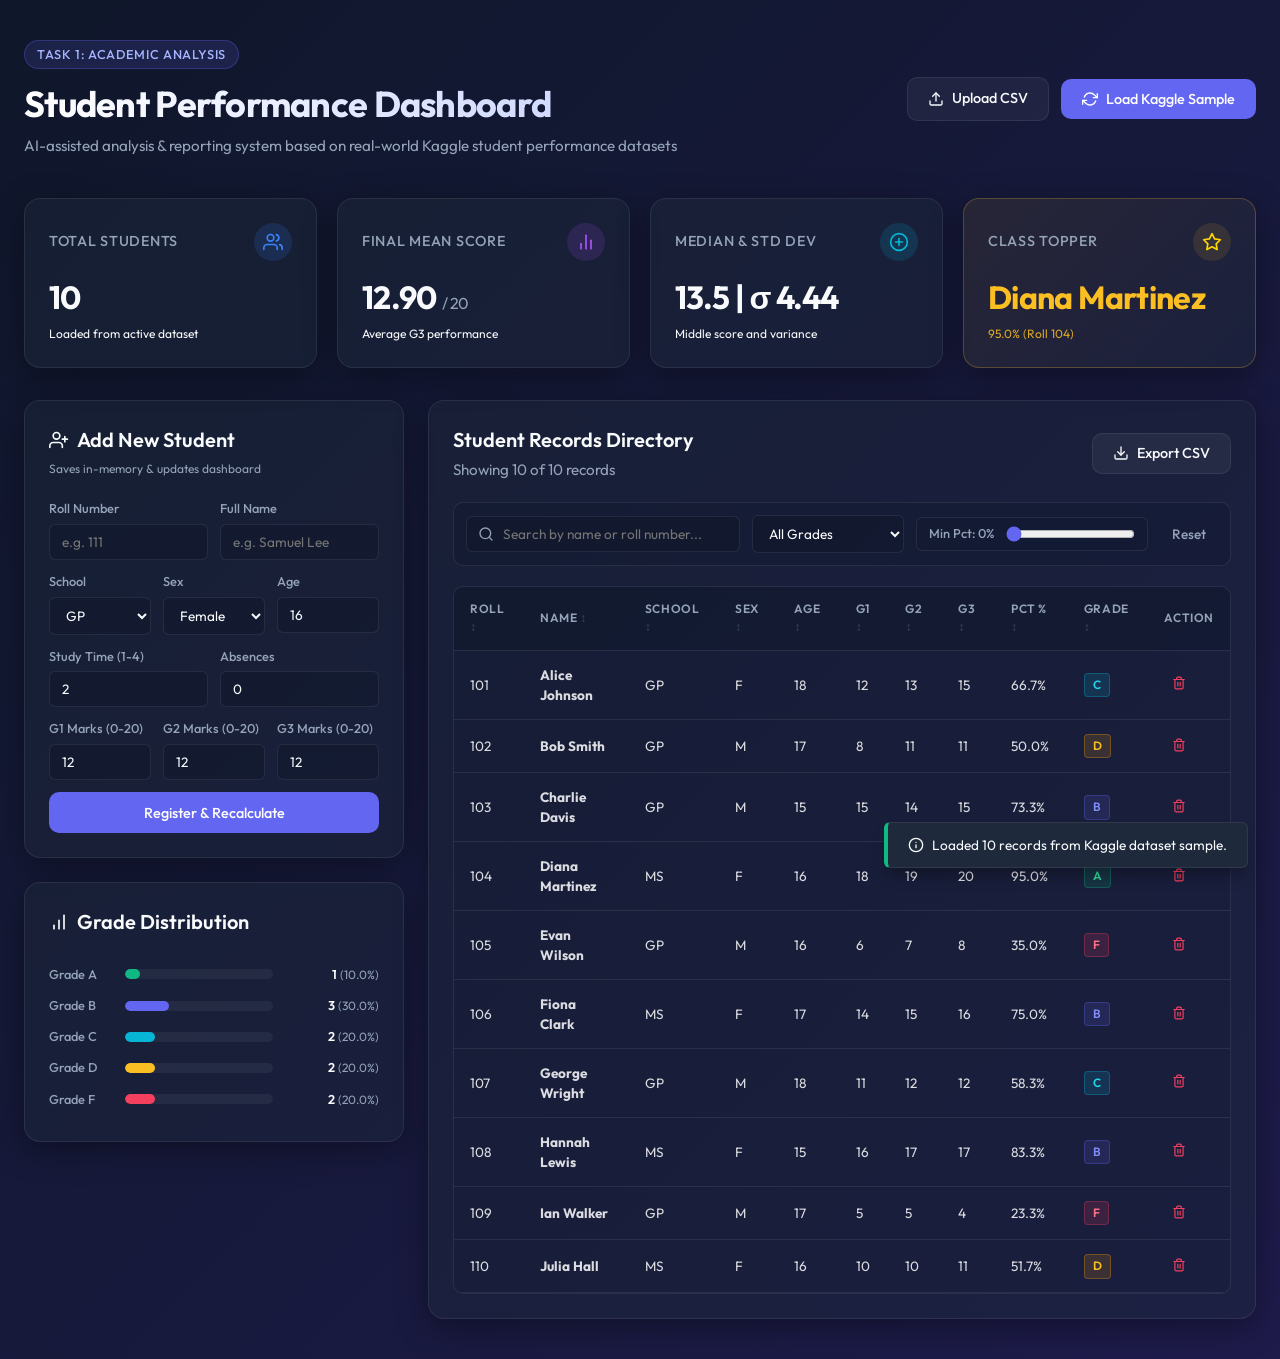
<file: Source_Code/Task1_StudentResult/index.html>
<!DOCTYPE html>
<html lang="en">
<head>
    <meta charset="UTF-8">
    <meta name="viewport" content="width=device-width, initial-scale=1.0">
    <title>Student Performance Analytics Dashboard</title>
    <!-- Modern Google Font -->
    <link rel="preconnect" href="https://fonts.googleapis.com">
    <link rel="preconnect" href="https://fonts.gstatic.com" crossorigin>
    <link href="https://fonts.googleapis.com/css2?family=Outfit:wght@300;400;500;600;700&display=swap" rel="stylesheet">
    <link rel="stylesheet" href="style.css">
</head>
<body>
    <div class="app-container">
        <!-- Main Dashboard Header -->
        <header class="dashboard-header animate-fade-in">
            <div class="header-content">
                <span class="badge">Task 1: Academic Analysis</span>
                <h1>Student Performance Dashboard</h1>
                <p class="subtitle">AI-assisted analysis & reporting system based on real-world Kaggle student performance datasets</p>
            </div>
            <div class="header-actions">
                <div class="file-upload-wrapper">
                    <label for="csvFileInput" class="btn btn-secondary">
                        <svg xmlns="http://www.w3.org/2000/svg" width="16" height="16" viewBox="0 0 24 24" fill="none" stroke="currentColor" stroke-width="2" stroke-linecap="round" stroke-linejoin="round"><path d="M21 15v4a2 2 0 0 1-2 2H5a2 2 0 0 1-2-2v-4"/><polyline points="17 8 12 3 7 8"/><line x1="12" y1="3" x2="12" y2="15"/></svg>
                        Upload CSV
                    </label>
                    <input type="file" id="csvFileInput" accept=".csv" style="display: none;">
                </div>
                <button id="btnLoadSample" class="btn btn-primary">
                    <svg xmlns="http://www.w3.org/2000/svg" width="16" height="16" viewBox="0 0 24 24" fill="none" stroke="currentColor" stroke-width="2" stroke-linecap="round" stroke-linejoin="round"><polyline points="23 4 23 10 17 10"/><polyline points="1 20 1 14 7 14"/><path d="M3.51 9a9 9 0 0 1 14.85-3.36L23 10M1 14l4.64 4.36A9 9 0 0 0 20.49 15"/></svg>
                    Load Kaggle Sample
                </button>
            </div>
        </header>

        <!-- KPI Cards Grid -->
        <section class="kpi-grid animate-slide-up" style="animation-delay: 0.1s;">
            <div class="kpi-card glass">
                <div class="kpi-header">
                    <h3>Total Students</h3>
                    <div class="icon-wrapper bg-blue">
                        <svg xmlns="http://www.w3.org/2000/svg" width="20" height="20" viewBox="0 0 24 24" fill="none" stroke="currentColor" stroke-width="2" stroke-linecap="round" stroke-linejoin="round"><path d="M17 21v-2a4 4 0 0 0-4-4H5a4 4 0 0 0-4 4v2"/><circle cx="9" cy="7" r="4"/><path d="M23 21v-2a4 4 0 0 0-3-3.87"/><path d="M16 3.13a4 4 0 0 1 0 7.75"/></svg>
                    </div>
                </div>
                <div class="kpi-value" id="kpiTotalStudents">0</div>
                <div class="kpi-footer text-muted">Loaded from active dataset</div>
            </div>
            
            <div class="kpi-card glass">
                <div class="kpi-header">
                    <h3>Final Mean Score</h3>
                    <div class="icon-wrapper bg-purple">
                        <svg xmlns="http://www.w3.org/2000/svg" width="20" height="20" viewBox="0 0 24 24" fill="none" stroke="currentColor" stroke-width="2" stroke-linecap="round" stroke-linejoin="round"><line x1="18" y1="20" x2="18" y2="10"/><line x1="12" y1="20" x2="12" y2="4"/><line x1="6" y1="20" x2="6" y2="14"/></svg>
                    </div>
                </div>
                <div class="kpi-value" id="kpiMeanScore">0.00 <span class="kpi-unit">/ 20</span></div>
                <div class="kpi-footer text-muted">Average G3 performance</div>
            </div>

            <div class="kpi-card glass">
                <div class="kpi-header">
                    <h3>Median & Std Dev</h3>
                    <div class="icon-wrapper bg-cyan">
                        <svg xmlns="http://www.w3.org/2000/svg" width="20" height="20" viewBox="0 0 24 24" fill="none" stroke="currentColor" stroke-width="2" stroke-linecap="round" stroke-linejoin="round"><circle cx="12" cy="12" r="10"/><line x1="12" y1="8" x2="12" y2="16"/><line x1="8" y1="12" x2="16" y2="12"/></svg>
                    </div>
                </div>
                <div class="kpi-value" id="kpiMedianStd">0.0 | σ 0.0</div>
                <div class="kpi-footer text-muted">Middle score and variance</div>
            </div>

            <div class="kpi-card glass highlight-card">
                <div class="kpi-header">
                    <h3>Class Topper</h3>
                    <div class="icon-wrapper bg-gold">
                        <svg xmlns="http://www.w3.org/2000/svg" width="20" height="20" viewBox="0 0 24 24" fill="none" stroke="gold" stroke-width="2" stroke-linecap="round" stroke-linejoin="round"><path d="M12 2l3.09 6.26L22 9.27l-5 4.87 1.18 6.88L12 17.77l-6.18 3.25L7 14.14 2 9.27l6.91-1.01L12 2z"/></svg>
                    </div>
                </div>
                <div class="kpi-value text-gold" id="kpiTopperName">-</div>
                <div class="kpi-footer text-gold-light" id="kpiTopperScore">Highest score: N/A</div>
            </div>
        </section>

        <!-- Main Workspace Area -->
        <main class="dashboard-main animate-slide-up" style="animation-delay: 0.2s;">
            <!-- Left Panel: Actions & Visuals -->
            <div class="left-panel">
                <!-- Add Student Block -->
                <div class="card glass">
                    <div class="card-header">
                        <h2>
                            <svg xmlns="http://www.w3.org/2000/svg" width="20" height="20" viewBox="0 0 24 24" fill="none" stroke="currentColor" stroke-width="2" stroke-linecap="round" stroke-linejoin="round"><path d="M16 21v-2a4 4 0 0 0-4-4H5a4 4 0 0 0-4 4v2"/><circle cx="9" cy="7" r="4"/><line x1="19" y1="8" x2="19" y2="14"/><line x1="22" y1="11" x2="16" y2="11"/></svg>
                            Add New Student
                        </h2>
                        <span class="card-action-hint">Saves in-memory & updates dashboard</span>
                    </div>
                    <form id="addStudentForm" class="form-grid">
                        <div class="form-group col-6">
                            <label for="inputRoll">Roll Number</label>
                            <input type="text" id="inputRoll" placeholder="e.g. 111" required>
                        </div>
                        <div class="form-group col-6">
                            <label for="inputName">Full Name</label>
                            <input type="text" id="inputName" placeholder="e.g. Samuel Lee" required>
                        </div>
                        <div class="form-group col-4">
                            <label for="selectSchool">School</label>
                            <select id="selectSchool" required>
                                <option value="GP">GP</option>
                                <option value="MS">MS</option>
                            </select>
                        </div>
                        <div class="form-group col-4">
                            <label for="selectSex">Sex</label>
                            <select id="selectSex" required>
                                <option value="F">Female</option>
                                <option value="M">Male</option>
                            </select>
                        </div>
                        <div class="form-group col-4">
                            <label for="inputAge">Age</label>
                            <input type="number" id="inputAge" min="12" max="25" value="16" required>
                        </div>
                        <div class="form-group col-6">
                            <label for="inputStudy">Study Time (1-4)</label>
                            <input type="number" id="inputStudy" min="1" max="4" value="2" required>
                        </div>
                        <div class="form-group col-6">
                            <label for="inputAbsences">Absences</label>
                            <input type="number" id="inputAbsences" min="0" max="99" value="0" required>
                        </div>
                        <div class="form-group col-4">
                            <label for="inputG1">G1 Marks (0-20)</label>
                            <input type="number" id="inputG1" min="0" max="20" step="0.5" value="12" required>
                        </div>
                        <div class="form-group col-4">
                            <label for="inputG2">G2 Marks (0-20)</label>
                            <input type="number" id="inputG2" min="0" max="20" step="0.5" value="12" required>
                        </div>
                        <div class="form-group col-4">
                            <label for="inputG3">G3 Marks (0-20)</label>
                            <input type="number" id="inputG3" min="0" max="20" step="0.5" value="12" required>
                        </div>
                        <button type="submit" class="btn btn-primary col-12">Register & Recalculate</button>
                    </form>
                </div>

                <!-- Grade Distribution Chart Block -->
                <div class="card glass">
                    <div class="card-header">
                        <h2>
                            <svg xmlns="http://www.w3.org/2000/svg" width="20" height="20" viewBox="0 0 24 24" fill="none" stroke="currentColor" stroke-width="2" stroke-linecap="round" stroke-linejoin="round"><path d="M12 20V10"/><path d="M18 20V4"/><path d="M6 20v-4"/></svg>
                            Grade Distribution
                        </h2>
                    </div>
                    <div class="distribution-chart-container" id="distributionChart">
                        <!-- Instantiated by JS dynamically -->
                        <div class="chart-empty-state text-muted">No data available. Load a dataset.</div>
                    </div>
                </div>
            </div>

            <!-- Right Panel: Tables & Filters -->
            <div class="right-panel">
                <div class="card glass data-card">
                    <div class="card-header flex-header">
                        <div class="title-group">
                            <h2>Student Records Directory</h2>
                            <p class="subtitle" id="recordCountText">Showing 0 of 0 records</p>
                        </div>
                        <div class="action-group">
                            <button id="btnExportCSV" class="btn btn-secondary btn-icon-only" title="Export Current List to CSV">
                                <svg xmlns="http://www.w3.org/2000/svg" width="16" height="16" viewBox="0 0 24 24" fill="none" stroke="currentColor" stroke-width="2" stroke-linecap="round" stroke-linejoin="round"><path d="M21 15v4a2 2 0 0 1-2 2H5a2 2 0 0 1-2-2v-4"/><polyline points="7 10 12 15 17 10"/><line x1="12" y1="15" x2="12" y2="3"/></svg>
                                Export CSV
                            </button>
                        </div>
                    </div>

                    <!-- Filter Control Toolbar -->
                    <div class="filter-toolbar">
                        <div class="filter-search">
                            <svg class="search-icon" xmlns="http://www.w3.org/2000/svg" width="16" height="16" viewBox="0 0 24 24" fill="none" stroke="currentColor" stroke-width="2" stroke-linecap="round" stroke-linejoin="round"><circle cx="11" cy="11" r="8"/><line x1="21" y1="21" x2="16.65" y2="16.65"/></svg>
                            <input type="text" id="filterSearchInput" placeholder="Search by name or roll number...">
                        </div>
                        <div class="filter-dropdown">
                            <select id="filterGradeSelect">
                                <option value="ALL">All Grades</option>
                                <option value="A">Grade A (≥85%)</option>
                                <option value="B">Grade B (70-85%)</option>
                                <option value="C">Grade C (55-70%)</option>
                                <option value="D">Grade D (40-55%)</option>
                                <option value="F">Grade F (&lt;40%)</option>
                            </select>
                        </div>
                        <div class="filter-slider-group">
                            <label for="filterPctSlider">Min Pct: <span id="pctValText">0%</span></label>
                            <input type="range" id="filterPctSlider" min="0" max="100" value="0">
                        </div>
                        <button id="btnClearFilters" class="btn btn-tertiary" title="Reset Filters">Reset</button>
                    </div>

                    <!-- Table Responsive Container -->
                    <div class="table-container">
                        <table id="studentTable">
                            <thead>
                                <tr>
                                    <th data-sort="roll_no">Roll <span class="sort-icon"></span></th>
                                    <th data-sort="name">Name <span class="sort-icon"></span></th>
                                    <th data-sort="school">School <span class="sort-icon"></span></th>
                                    <th data-sort="sex">Sex <span class="sort-icon"></span></th>
                                    <th data-sort="age">Age <span class="sort-icon"></span></th>
                                    <th data-sort="G1">G1 <span class="sort-icon"></span></th>
                                    <th data-sort="G2">G2 <span class="sort-icon"></span></th>
                                    <th data-sort="G3">G3 <span class="sort-icon"></span></th>
                                    <th data-sort="percentage">Pct % <span class="sort-icon"></span></th>
                                    <th data-sort="grade">Grade <span class="sort-icon"></span></th>
                                    <th>Action</th>
                                </tr>
                            </thead>
                            <tbody id="studentTableBody">
                                <tr>
                                    <td colspan="11" class="td-empty text-muted">No student records loaded. Click "Load Kaggle Sample" or drag-and-drop a CSV file to begin.</td>
                                </tr>
                            </tbody>
                        </table>
                    </div>
                </div>
            </div>
        </main>
    </div>

    <!-- Alert Toast Notification Overlay -->
    <div id="toastContainer" class="toast-container"></div>

    <script src="app.js"></script>
</body>
</html>
</file>
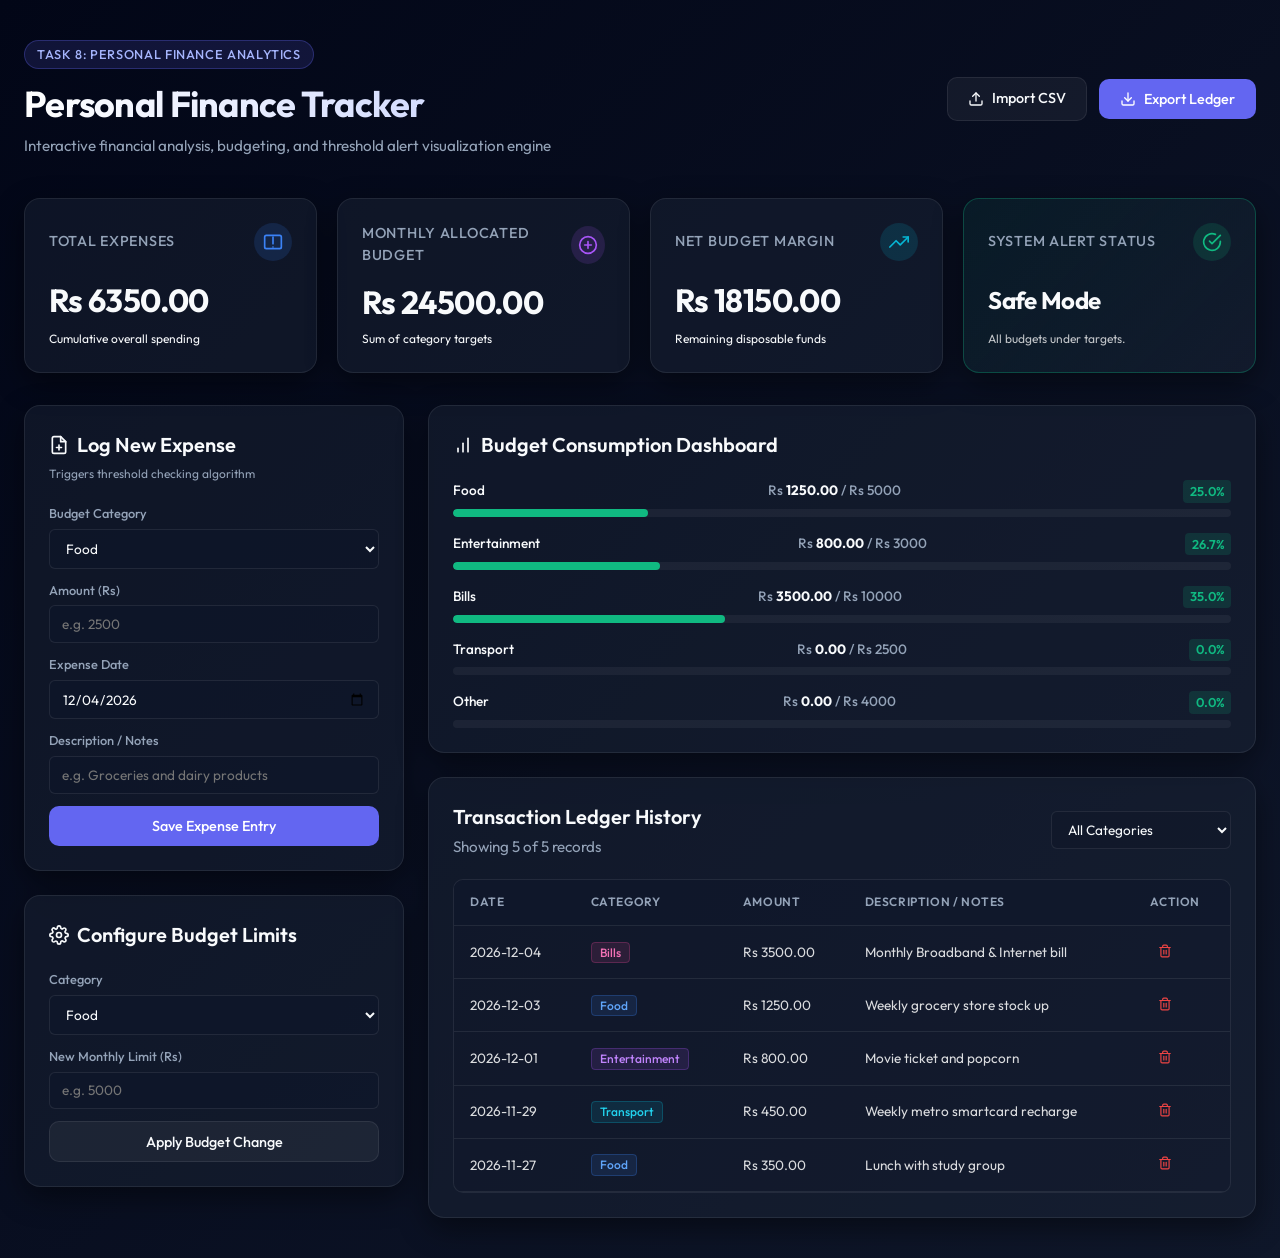
<file: Source_Code/Task8_MiniProject_Finance/index.html>
<!DOCTYPE html>
<html lang="en">
<head>
    <meta charset="UTF-8">
    <meta name="viewport" content="width=device-width, initial-scale=1.0">
    <title>Personal Finance Tracker & Spending Dashboard</title>
    <!-- Premium Google Font -->
    <link rel="preconnect" href="https://fonts.googleapis.com">
    <link rel="preconnect" href="https://fonts.gstatic.com" crossorigin>
    <link href="https://fonts.googleapis.com/css2?family=Outfit:wght@300;400;500;600;700&display=swap" rel="stylesheet">
    <link rel="stylesheet" href="style.css">
</head>
<body>
    <div class="app-container">
        <!-- Main Application Header -->
        <header class="dashboard-header animate-fade-in">
            <div class="header-content">
                <span class="badge">Task 8: Personal Finance Analytics</span>
                <h1>Personal Finance Tracker</h1>
                <p class="subtitle">Interactive financial analysis, budgeting, and threshold alert visualization engine</p>
            </div>
            <div class="header-actions">
                <div class="file-upload-wrapper">
                    <label for="csvImportInput" class="btn btn-secondary">
                        <svg xmlns="http://www.w3.org/2000/svg" width="16" height="16" viewBox="0 0 24 24" fill="none" stroke="currentColor" stroke-width="2" stroke-linecap="round" stroke-linejoin="round"><path d="M21 15v4a2 2 0 0 1-2 2H5a2 2 0 0 1-2-2v-4"/><polyline points="17 8 12 3 7 8"/><line x1="12" y1="3" x2="12" y2="15"/></svg>
                        Import CSV
                    </label>
                    <input type="file" id="csvImportInput" accept=".csv" style="display: none;">
                </div>
                <button id="btnExportLedger" class="btn btn-primary">
                    <svg xmlns="http://www.w3.org/2000/svg" width="16" height="16" viewBox="0 0 24 24" fill="none" stroke="currentColor" stroke-width="2" stroke-linecap="round" stroke-linejoin="round"><path d="M21 15v4a2 2 0 0 1-2 2H5a2 2 0 0 1-2-2v-4"/><polyline points="7 10 12 15 17 10"/><line x1="12" y1="15" x2="12" y2="3"/></svg>
                    Export Ledger
                </button>
            </div>
        </header>

        <!-- Dynamic Financial Summaries -->
        <section class="kpi-grid animate-slide-up" style="animation-delay: 0.1s;">
            <div class="kpi-card glass">
                <div class="kpi-header">
                    <h3>Total Expenses</h3>
                    <div class="icon-wrapper bg-blue">
                        <svg xmlns="http://www.w3.org/2000/svg" width="20" height="20" viewBox="0 0 24 24" fill="none" stroke="currentColor" stroke-width="2" stroke-linecap="round" stroke-linejoin="round"><rect x="2" y="4" width="20" height="16" rx="2" ry="2"/><line x1="12" y1="18" x2="12" y2="18"/><line x1="12" y1="6" x2="12" y2="14"/></svg>
                    </div>
                </div>
                <div class="kpi-value" id="kpiTotalExpenses">Rs 0.00</div>
                <div class="kpi-footer text-muted">Cumulative overall spending</div>
            </div>

            <div class="kpi-card glass">
                <div class="kpi-header">
                    <h3>Monthly Allocated Budget</h3>
                    <div class="icon-wrapper bg-purple">
                        <svg xmlns="http://www.w3.org/2000/svg" width="20" height="20" viewBox="0 0 24 24" fill="none" stroke="currentColor" stroke-width="2" stroke-linecap="round" stroke-linejoin="round"><circle cx="12" cy="12" r="10"/><line x1="12" y1="8" x2="12" y2="16"/><line x1="8" y1="12" x2="16" y2="12"/></svg>
                    </div>
                </div>
                <div class="kpi-value" id="kpiTotalBudget">Rs 0.00</div>
                <div class="kpi-footer text-muted">Sum of category targets</div>
            </div>

            <div class="kpi-card glass">
                <div class="kpi-header">
                    <h3>Net Budget Margin</h3>
                    <div class="icon-wrapper bg-cyan">
                        <svg xmlns="http://www.w3.org/2000/svg" width="20" height="20" viewBox="0 0 24 24" fill="none" stroke="currentColor" stroke-width="2" stroke-linecap="round" stroke-linejoin="round"><polyline points="23 6 13.5 15.5 8.5 10.5 1 18"/><polyline points="17 6 23 6 23 12"/></svg>
                    </div>
                </div>
                <div class="kpi-value" id="kpiNetMargin">Rs 0.00</div>
                <div class="kpi-footer text-muted">Remaining disposable funds</div>
            </div>

            <div class="kpi-card glass highlight-card" id="alertSummaryCard">
                <div class="kpi-header">
                    <h3>System Alert Status</h3>
                    <div class="icon-wrapper bg-green" id="kpiAlertIconWrapper">
                        <svg xmlns="http://www.w3.org/2000/svg" width="20" height="20" viewBox="0 0 24 24" fill="none" stroke="currentColor" stroke-width="2" stroke-linecap="round" stroke-linejoin="round"><path d="M22 11.08V12a10 10 0 1 1-5.93-9.14"/><polyline points="22 4 12 14.01 9 11.01"/></svg>
                    </div>
                </div>
                <div class="kpi-value" id="kpiAlertStatus" style="font-size: 1.50rem; line-height: 1.25;">Safe</div>
                <div class="kpi-footer" id="kpiAlertFooter" style="color: rgba(255, 255, 255, 0.75);">All categories under budget limits</div>
            </div>
        </section>

        <!-- Main Workspace Area -->
        <main class="dashboard-main animate-slide-up" style="animation-delay: 0.2s;">
            <!-- Left Column: Inputs & Custom Settings -->
            <div class="left-panel">
                <!-- Log Expense Form Card -->
                <div class="card glass">
                    <div class="card-header">
                        <h2>
                            <svg xmlns="http://www.w3.org/2000/svg" width="20" height="20" viewBox="0 0 24 24" fill="none" stroke="currentColor" stroke-width="2" stroke-linecap="round" stroke-linejoin="round"><path d="M14 2H6a2 2 0 0 0-2 2v16a2 2 0 0 0 2 2h12a2 2 0 0 0 2-2V8z"/><polyline points="14 2 14 8 20 8"/><line x1="12" y1="18" x2="12" y2="12"/><line x1="9" y1="15" x2="15" y2="15"/></svg>
                            Log New Expense
                        </h2>
                        <span class="card-action-hint">Triggers threshold checking algorithm</span>
                    </div>
                    <form id="expenseForm" class="form-grid">
                        <div class="form-group col-12">
                            <label for="selectCategory">Budget Category</label>
                            <select id="selectCategory" required>
                                <option value="Food">Food</option>
                                <option value="Entertainment">Entertainment</option>
                                <option value="Bills">Bills</option>
                                <option value="Transport">Transport</option>
                                <option value="Other">Other</option>
                            </select>
                        </div>
                        <div class="form-group col-12">
                            <label for="inputAmount">Amount (Rs)</label>
                            <input type="number" id="inputAmount" placeholder="e.g. 2500" min="0.01" step="0.01" required>
                        </div>
                        <div class="form-group col-12">
                            <label for="inputDate">Expense Date</label>
                            <input type="date" id="inputDate" required>
                        </div>
                        <div class="form-group col-12">
                            <label for="inputDescription">Description / Notes</label>
                            <input type="text" id="inputDescription" placeholder="e.g. Groceries and dairy products" required>
                        </div>
                        <button type="submit" class="btn btn-primary col-12">Save Expense Entry</button>
                    </form>
                </div>

                <!-- Budget Limits Config Card -->
                <div class="card glass">
                    <div class="card-header">
                        <h2>
                            <svg xmlns="http://www.w3.org/2000/svg" width="20" height="20" viewBox="0 0 24 24" fill="none" stroke="currentColor" stroke-width="2" stroke-linecap="round" stroke-linejoin="round"><circle cx="12" cy="12" r="3"/><path d="M19.4 15a1.65 1.65 0 0 0 .33 1.82l.06.06a2 2 0 1 1-2.83 2.83l-.06-.06a1.65 1.65 0 0 0-1.82-.33 1.65 1.65 0 0 0-1 1.51V21a2 2 0 0 1-4 0v-.09A1.65 1.65 0 0 0 9 19.4a1.65 1.65 0 0 0-1.82.33l-.06.06a2 2 0 1 1-2.83-2.83l.06-.06a1.65 1.65 0 0 0 .33-1.82 1.65 1.65 0 0 0-1.51-1H3a2 2 0 0 1 0-4h.09A1.65 1.65 0 0 0 4.6 9a1.65 1.65 0 0 0-.33-1.82l-.06-.06a2 2 0 1 1 2.83-2.83l.06.06a1.65 1.65 0 0 0 1.82.33H9a1.65 1.65 0 0 0 1-1.51V3a2 2 0 0 1 4 0v.09a1.65 1.65 0 0 0 1 1.51 1.65 1.65 0 0 0 1.82-.33l.06-.06a2 2 0 1 1 2.83 2.83l-.06.06a1.65 1.65 0 0 0-.33 1.82V9a1.65 1.65 0 0 0 1.51 1H21a2 2 0 0 1 0 4h-.09a1.65 1.65 0 0 0-1.51 1z"/></svg>
                            Configure Budget Limits
                        </h2>
                    </div>
                    <form id="budgetConfigForm" class="form-grid">
                        <div class="form-group col-12">
                            <label for="selectConfigCat">Category</label>
                            <select id="selectConfigCat" required>
                                <option value="Food">Food</option>
                                <option value="Entertainment">Entertainment</option>
                                <option value="Bills">Bills</option>
                                <option value="Transport">Transport</option>
                                <option value="Other">Other</option>
                            </select>
                        </div>
                        <div class="form-group col-12">
                            <label for="inputConfigLimit">New Monthly Limit (Rs)</label>
                            <input type="number" id="inputConfigLimit" min="0" step="100" placeholder="e.g. 5000" required>
                        </div>
                        <button type="submit" class="btn btn-secondary col-12">Apply Budget Change</button>
                    </form>
                </div>
            </div>

            <!-- Right Column: Visual Progress & Data Table Ledger -->
            <div class="right-panel">
                <div class="card glass" style="margin-bottom: 1.5rem;">
                    <div class="card-header">
                        <h2>
                            <svg xmlns="http://www.w3.org/2000/svg" width="20" height="20" viewBox="0 0 24 24" fill="none" stroke="currentColor" stroke-width="2" stroke-linecap="round" stroke-linejoin="round"><path d="M12 20V10"/><path d="M18 20V4"/><path d="M6 20v-4"/></svg>
                            Budget Consumption Dashboard
                        </h2>
                    </div>
                    <!-- Dynamic Bars Container -->
                    <div class="category-dashboard-container" id="categoryDashboard">
                        <!-- Instantiated by JS dynamically -->
                    </div>
                </div>

                <div class="card glass data-card">
                    <div class="card-header flex-header">
                        <div class="title-group">
                            <h2>Transaction Ledger History</h2>
                            <p class="subtitle" id="ledgerCountText">Showing 0 of 0 transactions</p>
                        </div>
                        <div class="filter-dropdown" style="flex: 0 1 180px;">
                            <select id="ledgerCategoryFilter">
                                <option value="ALL">All Categories</option>
                                <option value="Food">Food Only</option>
                                <option value="Entertainment">Entertainment Only</option>
                                <option value="Bills">Bills Only</option>
                                <option value="Transport">Transport Only</option>
                                <option value="Other">Other Only</option>
                            </select>
                        </div>
                    </div>

                    <!-- Ledger Table -->
                    <div class="table-container">
                        <table>
                            <thead>
                                <tr>
                                    <th>Date</th>
                                    <th>Category</th>
                                    <th>Amount</th>
                                    <th>Description / Notes</th>
                                    <th>Action</th>
                                </tr>
                            </thead>
                            <tbody id="ledgerTableBody">
                                <tr>
                                    <td colspan="5" class="td-empty text-muted">No transactions logged. Use the expense form to log your expenses.</td>
                                </tr>
                            </tbody>
                        </table>
                    </div>
                </div>
            </div>
        </main>
    </div>

    <!-- Alert Toast Overlay -->
    <div id="toastContainer" class="toast-container"></div>

    <script src="app.js"></script>
</body>
</html>
</file>
<file: Source_Code/Task1_StudentResult/style.css>
/* CSS Design System for Student Results Dashboard */

:root {
    --bg-gradient: linear-gradient(135deg, #0f172a 0%, #1e1b4b 100%);
    --panel-bg: rgba(30, 41, 59, 0.45);
    --border-color: rgba(255, 255, 255, 0.08);
    --border-hover: rgba(255, 255, 255, 0.15);
    
    /* Harmonious Accents */
    --primary: #6366f1;
    --primary-hover: #4f46e5;
    --success: #10b981;
    --success-light: rgba(16, 185, 129, 0.15);
    --danger: #f43f5e;
    --danger-light: rgba(244, 63, 94, 0.1);
    --info: #06b6d4;
    --gold: #fbbf24;
    --gold-bg: rgba(251, 191, 36, 0.1);
    
    /* Text Palette */
    --text-main: #f8fafc;
    --text-muted: #94a3b8;
    --text-inverse: #ffffff;
    
    /* Core Constants */
    --radius-lg: 16px;
    --radius-md: 10px;
    --radius-sm: 6px;
    --shadow-main: 0 8px 32px 0 rgba(0, 0, 0, 0.37);
    --transition: all 0.3s cubic-bezier(0.4, 0, 0.2, 1);
}

* {
    box-sizing: border-box;
    margin: 0;
    padding: 0;
}

body {
    font-family: 'Outfit', sans-serif;
    background: var(--bg-gradient);
    color: var(--text-main);
    min-height: 100vh;
    padding: 2.5rem 1.5rem;
    overflow-x: hidden;
    line-height: 1.5;
}

.app-container {
    max-width: 1400px;
    margin: 0 auto;
    display: flex;
    flex-direction: column;
    gap: 2rem;
}

/* Header Styles */
.dashboard-header {
    display: flex;
    justify-content: space-between;
    align-items: center;
    flex-wrap: wrap;
    gap: 1.5rem;
    padding-bottom: 0.5rem;
}

.badge {
    display: inline-block;
    padding: 0.25rem 0.75rem;
    background: rgba(99, 102, 241, 0.15);
    border: 1px solid rgba(99, 102, 241, 0.3);
    color: #a5b4fc;
    border-radius: 9999px;
    font-size: 0.8rem;
    font-weight: 500;
    margin-bottom: 0.5rem;
    letter-spacing: 0.05em;
    text-transform: uppercase;
}

.dashboard-header h1 {
    font-size: 2.25rem;
    font-weight: 700;
    letter-spacing: -0.02em;
    background: linear-gradient(to right, #ffffff, #c7d2fe);
    -webkit-background-clip: text;
    -webkit-text-fill-color: transparent;
}

.subtitle {
    color: var(--text-muted);
    font-size: 0.95rem;
    margin-top: 0.25rem;
}

.header-actions {
    display: flex;
    gap: 0.75rem;
    align-items: center;
}

/* Button UI system */
.btn {
    display: inline-flex;
    align-items: center;
    justify-content: center;
    gap: 0.5rem;
    font-family: 'Outfit', sans-serif;
    font-size: 0.9rem;
    font-weight: 500;
    padding: 0.65rem 1.25rem;
    border-radius: var(--radius-md);
    border: 1px solid transparent;
    cursor: pointer;
    transition: var(--transition);
}

.btn-primary {
    background: var(--primary);
    color: var(--text-inverse);
}

.btn-primary:hover {
    background: var(--primary-hover);
    transform: translateY(-2px);
    box-shadow: 0 4px 12px rgba(99, 102, 241, 0.4);
}

.btn-secondary {
    background: rgba(255, 255, 255, 0.05);
    border-color: var(--border-color);
    color: var(--text-main);
}

.btn-secondary:hover {
    background: rgba(255, 255, 255, 0.1);
    border-color: var(--border-hover);
    transform: translateY(-2px);
}

.btn-tertiary {
    background: transparent;
    border: none;
    color: var(--text-muted);
    font-size: 0.85rem;
    padding: 0.5rem 0.75rem;
}

.btn-tertiary:hover {
    color: var(--text-main);
    text-decoration: underline;
}

.col-12 {
    grid-column: span 12 / span 12;
}

/* KPI Card Grid */
.kpi-grid {
    display: grid;
    grid-template-columns: repeat(auto-fit, minmax(260px, 1fr));
    gap: 1.25rem;
}

.glass {
    background: var(--panel-bg);
    backdrop-filter: blur(16px);
    -webkit-backdrop-filter: blur(16px);
    border: 1px solid var(--border-color);
    border-radius: var(--radius-lg);
    box-shadow: var(--shadow-main);
    transition: var(--transition);
}

.kpi-card {
    padding: 1.5rem;
    display: flex;
    flex-direction: column;
    justify-content: space-between;
    position: relative;
    overflow: hidden;
}

.kpi-card:hover {
    border-color: var(--border-hover);
    transform: translateY(-4px);
}

.kpi-header {
    display: flex;
    justify-content: space-between;
    align-items: center;
    margin-bottom: 0.75rem;
}

.kpi-header h3 {
    font-size: 0.9rem;
    font-weight: 500;
    color: var(--text-muted);
    text-transform: uppercase;
    letter-spacing: 0.05em;
}

.icon-wrapper {
    width: 38px;
    height: 38px;
    border-radius: 50%;
    display: flex;
    align-items: center;
    justify-content: center;
}

.bg-blue { background: rgba(59, 130, 246, 0.15); color: #3b82f6; }
.bg-purple { background: rgba(168, 85, 247, 0.15); color: #a855f7; }
.bg-cyan { background: rgba(6, 182, 212, 0.15); color: #06b6d4; }
.bg-gold { background: var(--gold-bg); color: var(--gold); }

.kpi-value {
    font-size: 2rem;
    font-weight: 700;
    margin-bottom: 0.25rem;
    letter-spacing: -0.02em;
}

.kpi-unit {
    font-size: 1rem;
    font-weight: 400;
    color: var(--text-muted);
}

.kpi-footer {
    font-size: 0.75rem;
}

.highlight-card {
    background: linear-gradient(135deg, rgba(251, 191, 36, 0.08) 0%, rgba(30, 41, 59, 0.45) 100%);
    border-color: rgba(251, 191, 36, 0.25);
}

.highlight-card:hover {
    border-color: rgba(251, 191, 36, 0.4);
}

.text-gold {
    color: var(--gold);
}

.text-gold-light {
    color: rgba(251, 191, 36, 0.85);
}

/* Dashboard Workspace Layout */
.dashboard-main {
    display: grid;
    grid-template-columns: 380px 1fr;
    gap: 1.5rem;
    align-items: start;
}

@media (max-width: 1024px) {
    .dashboard-main {
        grid-template-columns: 1fr;
    }
}

.left-panel {
    display: flex;
    flex-direction: column;
    gap: 1.5rem;
}

.right-panel {
    min-width: 0; /* Prevent flex/grid item overflow */
}

/* Card Styling */
.card {
    padding: 1.5rem;
    display: flex;
    flex-direction: column;
    gap: 1.25rem;
}

.card-header h2 {
    font-size: 1.25rem;
    font-weight: 600;
    display: flex;
    align-items: center;
    gap: 0.5rem;
}

.card-action-hint {
    font-size: 0.75rem;
    color: var(--text-muted);
}

.flex-header {
    display: flex;
    flex-direction: row;
    justify-content: space-between;
    align-items: center;
    flex-wrap: wrap;
    gap: 1rem;
}

/* Form Styles */
.form-grid {
    display: grid;
    grid-template-columns: repeat(12, 1fr);
    gap: 0.75rem;
}

.form-group {
    display: flex;
    flex-direction: column;
    gap: 0.35rem;
}

.form-group.col-4 { grid-column: span 4 / span 4; }
.form-group.col-6 { grid-column: span 6 / span 6; }
.form-group.col-12 { grid-column: span 12 / span 12; }

.form-group label {
    font-size: 0.8rem;
    color: var(--text-muted);
    font-weight: 500;
}

.form-group input, .form-group select {
    background: rgba(15, 23, 42, 0.4);
    border: 1px solid var(--border-color);
    border-radius: var(--radius-sm);
    color: var(--text-main);
    padding: 0.5rem 0.75rem;
    font-family: 'Outfit', sans-serif;
    font-size: 0.85rem;
    transition: var(--transition);
}

.form-group input:focus, .form-group select:focus {
    outline: none;
    border-color: var(--primary);
    box-shadow: 0 0 0 2px rgba(99, 102, 241, 0.2);
}

/* Filter Toolbar */
.filter-toolbar {
    display: flex;
    flex-wrap: wrap;
    gap: 0.75rem;
    align-items: center;
    background: rgba(15, 23, 42, 0.25);
    padding: 0.75rem;
    border-radius: var(--radius-md);
    border: 1px solid var(--border-color);
}

.filter-search {
    position: relative;
    flex: 2 1 250px;
}

.filter-search input {
    width: 100%;
    padding: 0.5rem 0.75rem 0.5rem 2.25rem;
    background: rgba(15, 23, 42, 0.4);
    border: 1px solid var(--border-color);
    border-radius: var(--radius-sm);
    color: var(--text-main);
    font-family: 'Outfit', sans-serif;
    font-size: 0.85rem;
    transition: var(--transition);
}

.filter-search input:focus {
    outline: none;
    border-color: var(--primary);
}

.search-icon {
    position: absolute;
    left: 0.75rem;
    top: 50%;
    transform: translateY(-50%);
    color: var(--text-muted);
    pointer-events: none;
}

.filter-dropdown {
    flex: 1 1 140px;
}

.filter-dropdown select {
    width: 100%;
    padding: 0.5rem 0.75rem;
    background: rgba(15, 23, 42, 0.4);
    border: 1px solid var(--border-color);
    border-radius: var(--radius-sm);
    color: var(--text-main);
    font-family: 'Outfit', sans-serif;
    font-size: 0.85rem;
    cursor: pointer;
}

.filter-slider-group {
    display: flex;
    align-items: center;
    gap: 0.75rem;
    flex: 1.5 1 200px;
    background: rgba(15, 23, 42, 0.2);
    padding: 0.4rem 0.75rem;
    border-radius: var(--radius-sm);
    border: 1px solid var(--border-color);
    font-size: 0.8rem;
}

.filter-slider-group label {
    white-space: nowrap;
    color: var(--text-muted);
    font-weight: 500;
}

.filter-slider-group input[type="range"] {
    flex: 1;
    accent-color: var(--primary);
    cursor: pointer;
}

/* Table Design */
.table-container {
    overflow-x: auto;
    border-radius: var(--radius-md);
    border: 1px solid var(--border-color);
    background: rgba(15, 23, 42, 0.15);
}

table {
    width: 100%;
    border-collapse: collapse;
    text-align: left;
    font-size: 0.85rem;
}

th, td {
    padding: 0.85rem 1rem;
    border-bottom: 1px solid var(--border-color);
}

th {
    background: rgba(15, 23, 42, 0.45);
    font-weight: 600;
    color: var(--text-muted);
    text-transform: uppercase;
    font-size: 0.75rem;
    letter-spacing: 0.05em;
    cursor: pointer;
    user-select: none;
    transition: var(--transition);
}

th:hover {
    color: var(--text-main);
    background: rgba(15, 23, 42, 0.6);
}

.sort-icon::after {
    content: ' ↕';
    opacity: 0.3;
}
th.asc .sort-icon::after {
    content: ' ▲';
    opacity: 1;
    color: var(--primary);
}
th.desc .sort-icon::after {
    content: ' ▼';
    opacity: 1;
    color: var(--primary);
}

tr:hover td {
    background: rgba(255, 255, 255, 0.02);
}

td {
    color: rgba(255, 255, 255, 0.85);
    transition: var(--transition);
}

.td-empty {
    text-align: center;
    padding: 3rem 1rem;
}

.td-grade {
    font-weight: 600;
    text-align: center;
    display: inline-block;
    padding: 0.15rem 0.5rem;
    border-radius: 4px;
    font-size: 0.75rem;
}

.grade-A { background: rgba(16, 185, 129, 0.15); color: #34d399; border: 1px solid rgba(16, 185, 129, 0.3); }
.grade-B { background: rgba(99, 102, 241, 0.15); color: #818cf8; border: 1px solid rgba(99, 102, 241, 0.3); }
.grade-C { background: rgba(6, 182, 212, 0.15); color: #22d3ee; border: 1px solid rgba(6, 182, 212, 0.3); }
.grade-D { background: rgba(245, 158, 11, 0.15); color: #fbbf24; border: 1px solid rgba(245, 158, 11, 0.3); }
.grade-F { background: rgba(244, 63, 94, 0.15); color: #fb7185; border: 1px solid rgba(244, 63, 94, 0.3); }

.btn-delete {
    background: transparent;
    border: none;
    color: var(--danger);
    cursor: pointer;
    padding: 0.25rem 0.5rem;
    border-radius: 4px;
    transition: var(--transition);
}

.btn-delete:hover {
    background: var(--danger-light);
}

/* Distribution Chart styling */
.distribution-chart-container {
    display: flex;
    flex-direction: column;
    gap: 0.75rem;
    padding: 0.5rem 0;
}

.chart-bar-group {
    display: flex;
    align-items: center;
    gap: 1rem;
}

.chart-label {
    width: 60px;
    font-size: 0.8rem;
    font-weight: 500;
    color: var(--text-muted);
}

.chart-track {
    flex: 1;
    height: 10px;
    background: rgba(255, 255, 255, 0.05);
    border-radius: 999px;
    overflow: hidden;
}

.chart-fill {
    height: 100%;
    border-radius: 999px;
    transition: width 0.6s cubic-bezier(0.1, 0.8, 0.3, 1);
}

.chart-fill-A { background: var(--success); }
.chart-fill-B { background: var(--primary); }
.chart-fill-C { background: var(--info); }
.chart-fill-D { background: var(--gold); }
.chart-fill-F { background: var(--danger); }

.chart-count {
    width: 90px;
    text-align: right;
    font-size: 0.8rem;
    font-weight: 600;
}

.chart-count span {
    font-weight: 400;
    color: var(--text-muted);
    font-size: 0.75rem;
}

/* Toast Notifications */
.toast-container {
    position: fixed;
    bottom: 2rem;
    right: 2rem;
    display: flex;
    flex-direction: column;
    gap: 0.5rem;
    z-index: 9999;
}

.toast {
    background: #1e293b;
    border: 1px solid var(--border-color);
    border-left: 4px solid var(--primary);
    border-radius: var(--radius-sm);
    color: var(--text-main);
    padding: 0.75rem 1.25rem;
    box-shadow: 0 10px 15px -3px rgba(0, 0, 0, 0.3);
    font-size: 0.85rem;
    display: flex;
    align-items: center;
    gap: 0.5rem;
    min-width: 250px;
    max-width: 400px;
    animation: toast-slide-in 0.3s cubic-bezier(0.1, 0.8, 0.3, 1);
    transition: var(--transition);
}

.toast.success { border-left-color: var(--success); }
.toast.error { border-left-color: var(--danger); }
.toast.warning { border-left-color: var(--gold); }

/* Keyframe Animations */
@keyframes toast-slide-in {
    from {
        transform: translateX(100%);
        opacity: 0;
    }
    to {
        transform: translateX(0);
        opacity: 1;
    }
}

.animate-fade-in {
    animation: fade-in 0.6s cubic-bezier(0.1, 0.8, 0.3, 1) forwards;
}

.animate-slide-up {
    opacity: 0;
    animation: slide-up 0.8s cubic-bezier(0.1, 0.8, 0.3, 1) forwards;
}

@keyframes fade-in {
    from { opacity: 0; }
    to { opacity: 1; }
}

@keyframes slide-up {
    from {
        transform: translateY(20px);
        opacity: 0;
    }
    to {
        transform: translateY(0);
        opacity: 1;
    }
}
</file>
<file: Source_Code/Task8_MiniProject_Finance/style.css>
/* Design Stylesheet for Personal Finance Dashboard */

:root {
    --bg-gradient: linear-gradient(135deg, #020617 0%, #0f172a 100%);
    --panel-bg: rgba(30, 41, 59, 0.4);
    --border-color: rgba(255, 255, 255, 0.08);
    --border-hover: rgba(255, 255, 255, 0.15);
    
    /* Premium accents palette */
    --primary: #6366f1;
    --primary-hover: #4f46e5;
    
    --success: #10b981;
    --success-light: rgba(16, 185, 129, 0.15);
    --success-border: rgba(16, 185, 129, 0.3);
    
    --gold: #f59e0b;
    --gold-light: rgba(245, 158, 11, 0.15);
    --gold-border: rgba(245, 158, 11, 0.3);
    
    --danger: #ef4444;
    --danger-light: rgba(239, 68, 68, 0.15);
    --danger-border: rgba(239, 68, 68, 0.35);
    
    --info: #06b6d4;
    
    /* Text Color */
    --text-main: #f8fafc;
    --text-muted: #94a3b8;
    --text-inverse: #ffffff;
    
    /* Core Constants */
    --radius-lg: 16px;
    --radius-md: 10px;
    --radius-sm: 6px;
    --shadow-main: 0 10px 30px 0 rgba(0, 0, 0, 0.45);
    --transition: all 0.3s cubic-bezier(0.4, 0, 0.2, 1);
}

* {
    box-sizing: border-box;
    margin: 0;
    padding: 0;
}

body {
    font-family: 'Outfit', sans-serif;
    background: var(--bg-gradient);
    color: var(--text-main);
    min-height: 100vh;
    padding: 2.5rem 1.5rem;
    overflow-x: hidden;
    line-height: 1.5;
}

.app-container {
    max-width: 1400px;
    margin: 0 auto;
    display: flex;
    flex-direction: column;
    gap: 2rem;
}

/* Header Styles */
.dashboard-header {
    display: flex;
    justify-content: space-between;
    align-items: center;
    flex-wrap: wrap;
    gap: 1.5rem;
    padding-bottom: 0.5rem;
}

.badge {
    display: inline-block;
    padding: 0.25rem 0.75rem;
    background: rgba(99, 102, 241, 0.15);
    border: 1px solid rgba(99, 102, 241, 0.3);
    color: #a5b4fc;
    border-radius: 9999px;
    font-size: 0.8rem;
    font-weight: 500;
    margin-bottom: 0.5rem;
    letter-spacing: 0.05em;
    text-transform: uppercase;
}

.dashboard-header h1 {
    font-size: 2.25rem;
    font-weight: 700;
    letter-spacing: -0.02em;
    background: linear-gradient(to right, #ffffff, #c7d2fe);
    -webkit-background-clip: text;
    -webkit-text-fill-color: transparent;
}

.subtitle {
    color: var(--text-muted);
    font-size: 0.95rem;
    margin-top: 0.25rem;
}

.header-actions {
    display: flex;
    gap: 0.75rem;
    align-items: center;
}

/* Button UI system */
.btn {
    display: inline-flex;
    align-items: center;
    justify-content: center;
    gap: 0.5rem;
    font-family: 'Outfit', sans-serif;
    font-size: 0.9rem;
    font-weight: 500;
    padding: 0.65rem 1.25rem;
    border-radius: var(--radius-md);
    border: 1px solid transparent;
    cursor: pointer;
    transition: var(--transition);
}

.btn-primary {
    background: var(--primary);
    color: var(--text-inverse);
}

.btn-primary:hover {
    background: var(--primary-hover);
    transform: translateY(-2px);
    box-shadow: 0 4px 12px rgba(99, 102, 241, 0.4);
}

.btn-secondary {
    background: rgba(255, 255, 255, 0.05);
    border-color: var(--border-color);
    color: var(--text-main);
}

.btn-secondary:hover {
    background: rgba(255, 255, 255, 0.1);
    border-color: var(--border-hover);
    transform: translateY(-2px);
}

.col-12 {
    grid-column: span 12 / span 12;
}

/* KPI Card Grid */
.kpi-grid {
    display: grid;
    grid-template-columns: repeat(auto-fit, minmax(260px, 1fr));
    gap: 1.25rem;
}

.glass {
    background: var(--panel-bg);
    backdrop-filter: blur(16px);
    -webkit-backdrop-filter: blur(16px);
    border: 1px solid var(--border-color);
    border-radius: var(--radius-lg);
    box-shadow: var(--shadow-main);
    transition: var(--transition);
}

.kpi-card {
    padding: 1.5rem;
    display: flex;
    flex-direction: column;
    justify-content: space-between;
    position: relative;
    overflow: hidden;
}

.kpi-card:hover {
    border-color: var(--border-hover);
    transform: translateY(-4px);
}

.kpi-header {
    display: flex;
    justify-content: space-between;
    align-items: center;
    margin-bottom: 0.75rem;
}

.kpi-header h3 {
    font-size: 0.9rem;
    font-weight: 500;
    color: var(--text-muted);
    text-transform: uppercase;
    letter-spacing: 0.05em;
}

.icon-wrapper {
    width: 38px;
    height: 38px;
    border-radius: 50%;
    display: flex;
    align-items: center;
    justify-content: center;
}

.bg-blue { background: rgba(59, 130, 246, 0.15); color: #3b82f6; }
.bg-purple { background: rgba(168, 85, 247, 0.15); color: #a855f7; }
.bg-cyan { background: rgba(6, 182, 212, 0.15); color: #06b6d4; }
.bg-green { background: var(--success-light); color: var(--success); }
.bg-gold { background: var(--gold-light); color: var(--gold); }
.bg-danger { background: var(--danger-light); color: var(--danger); }

.kpi-value {
    font-size: 2rem;
    font-weight: 700;
    margin-bottom: 0.25rem;
    letter-spacing: -0.02em;
}

.kpi-footer {
    font-size: 0.75rem;
}

/* Alert summary highlights */
.status-safe {
    background: linear-gradient(135deg, rgba(16, 185, 129, 0.08) 0%, rgba(30, 41, 59, 0.4) 100%) !important;
    border-color: var(--success-border) !important;
}

.status-warning {
    background: linear-gradient(135deg, rgba(245, 158, 11, 0.08) 0%, rgba(30, 41, 59, 0.4) 100%) !important;
    border-color: var(--gold-border) !important;
}
.status-warning .kpi-value { color: var(--gold); }

.status-danger {
    background: linear-gradient(135deg, rgba(239, 68, 68, 0.08) 0%, rgba(30, 41, 59, 0.4) 100%) !important;
    border-color: var(--danger-border) !important;
    animation: pulse-danger-border 2s infinite ease-in-out;
}
.status-danger .kpi-value { color: var(--danger); }

@keyframes pulse-danger-border {
    0% { border-color: var(--danger-border); }
    50% { border-color: rgba(239, 68, 68, 0.7); box-shadow: 0 0 15px rgba(239, 68, 68, 0.2); }
    100% { border-color: var(--danger-border); }
}

/* Dashboard Layout */
.dashboard-main {
    display: grid;
    grid-template-columns: 380px 1fr;
    gap: 1.5rem;
    align-items: start;
}

@media (max-width: 1024px) {
    .dashboard-main {
        grid-template-columns: 1fr;
    }
}

.left-panel {
    display: flex;
    flex-direction: column;
    gap: 1.5rem;
}

.right-panel {
    min-width: 0;
}

/* Card Wrapper Styles */
.card {
    padding: 1.5rem;
    display: flex;
    flex-direction: column;
    gap: 1.25rem;
}

.card-header h2 {
    font-size: 1.25rem;
    font-weight: 600;
    display: flex;
    align-items: center;
    gap: 0.5rem;
}

.card-action-hint {
    font-size: 0.75rem;
    color: var(--text-muted);
}

.flex-header {
    display: flex;
    flex-direction: row;
    justify-content: space-between;
    align-items: center;
    flex-wrap: wrap;
    gap: 1rem;
}

/* Form Styles */
.form-grid {
    display: grid;
    grid-template-columns: repeat(12, 1fr);
    gap: 0.75rem;
}

.form-group {
    display: flex;
    flex-direction: column;
    gap: 0.35rem;
}

.form-group label {
    font-size: 0.8rem;
    color: var(--text-muted);
    font-weight: 500;
}

.form-group input, .form-group select {
    background: rgba(15, 23, 42, 0.45);
    border: 1px solid var(--border-color);
    border-radius: var(--radius-sm);
    color: var(--text-main);
    padding: 0.55rem 0.75rem;
    font-family: 'Outfit', sans-serif;
    font-size: 0.85rem;
    transition: var(--transition);
}

.form-group input:focus, .form-group select:focus {
    outline: none;
    border-color: var(--primary);
    box-shadow: 0 0 0 2px rgba(99, 102, 241, 0.2);
}

/* Filter dropdown alignment */
.filter-dropdown select {
    width: 100%;
    padding: 0.5rem 0.75rem;
    background: rgba(15, 23, 42, 0.4);
    border: 1px solid var(--border-color);
    border-radius: var(--radius-sm);
    color: var(--text-main);
    font-family: 'Outfit', sans-serif;
    font-size: 0.85rem;
    cursor: pointer;
}

/* Category consumption blocks */
.category-dashboard-container {
    display: flex;
    flex-direction: column;
    gap: 1rem;
}

.category-bar-group {
    display: flex;
    flex-direction: column;
    gap: 0.4rem;
}

.category-bar-meta {
    display: flex;
    justify-content: space-between;
    font-size: 0.85rem;
    font-weight: 500;
}

.category-bar-name {
    color: var(--text-main);
}

.category-bar-spent {
    color: var(--text-muted);
}

.category-bar-spent strong {
    color: var(--text-main);
}

.category-bar-pct {
    font-size: 0.8rem;
    font-weight: 600;
    padding: 0.1rem 0.4rem;
    border-radius: 4px;
}

.pct-safe { background: var(--success-light); color: var(--success); }
.pct-warning { background: var(--gold-light); color: var(--gold); }
.pct-danger { background: var(--danger-light); color: var(--danger); }

.bar-track {
    width: 100%;
    height: 8px;
    background: rgba(255, 255, 255, 0.05);
    border-radius: 999px;
    overflow: hidden;
}

.bar-fill {
    height: 100%;
    border-radius: 999px;
    width: 0;
    transition: width 0.6s cubic-bezier(0.1, 0.8, 0.3, 1), background-color 0.3s ease;
}

.bar-fill.safe { background: var(--success); }
.bar-fill.warning { background: var(--gold); }
.bar-fill.danger {
    background: var(--danger);
    animation: danger-glow 1.5s infinite ease-in-out;
}

@keyframes danger-glow {
    0% { box-shadow: 0 0 5px rgba(239, 68, 68, 0.5); }
    50% { box-shadow: 0 0 10px rgba(239, 68, 68, 0.9); }
    100% { box-shadow: 0 0 5px rgba(239, 68, 68, 0.5); }
}

/* Tables System */
.table-container {
    overflow-x: auto;
    border-radius: var(--radius-md);
    border: 1px solid var(--border-color);
    background: rgba(15, 23, 42, 0.15);
}

table {
    width: 100%;
    border-collapse: collapse;
    text-align: left;
    font-size: 0.85rem;
}

th, td {
    padding: 0.85rem 1rem;
    border-bottom: 1px solid var(--border-color);
}

th {
    background: rgba(15, 23, 42, 0.45);
    font-weight: 600;
    color: var(--text-muted);
    text-transform: uppercase;
    font-size: 0.75rem;
    letter-spacing: 0.05em;
}

tr:hover td {
    background: rgba(255, 255, 255, 0.02);
}

td {
    color: rgba(255, 255, 255, 0.85);
    transition: var(--transition);
}

.td-empty {
    text-align: center;
    padding: 3rem 1rem;
}

.category-tag {
    font-weight: 500;
    font-size: 0.75rem;
    padding: 0.15rem 0.5rem;
    border-radius: 4px;
}

.tag-Food { background: rgba(59, 130, 246, 0.12); color: #60a5fa; border: 1px solid rgba(59, 130, 246, 0.25); }
.tag-Entertainment { background: rgba(168, 85, 247, 0.12); color: #c084fc; border: 1px solid rgba(168, 85, 247, 0.25); }
.tag-Bills { background: rgba(236, 72, 153, 0.12); color: #f472b6; border: 1px solid rgba(236, 72, 153, 0.25); }
.tag-Transport { background: rgba(6, 182, 212, 0.12); color: #22d3ee; border: 1px solid rgba(6, 182, 212, 0.25); }
.tag-Other { background: rgba(148, 163, 184, 0.12); color: #cbd5e1; border: 1px solid rgba(148, 163, 184, 0.25); }

.btn-delete {
    background: transparent;
    border: none;
    color: var(--danger);
    cursor: pointer;
    padding: 0.25rem 0.5rem;
    border-radius: 4px;
    transition: var(--transition);
}

.btn-delete:hover {
    background: var(--danger-light);
}

/* Toast System */
.toast-container {
    position: fixed;
    bottom: 2rem;
    right: 2rem;
    display: flex;
    flex-direction: column;
    gap: 0.5rem;
    z-index: 9999;
}

.toast {
    background: #1e293b;
    border: 1px solid var(--border-color);
    border-left: 4px solid var(--primary);
    border-radius: var(--radius-sm);
    color: var(--text-main);
    padding: 0.75rem 1.25rem;
    box-shadow: 0 10px 15px -3px rgba(0, 0, 0, 0.3);
    font-size: 0.85rem;
    display: flex;
    align-items: center;
    gap: 0.5rem;
    min-width: 280px;
    max-width: 420px;
    animation: toast-slide-in 0.3s cubic-bezier(0.1, 0.8, 0.3, 1);
    transition: var(--transition);
}

.toast.success { border-left-color: var(--success); }
.toast.error { border-left-color: var(--danger); }
.toast.warning {
    border-left-color: var(--gold);
    animation: pulse-toast-warning 1s infinite alternate;
}
.toast.danger-alert {
    border-left-color: var(--danger);
    background: linear-gradient(to right, #2d161b, #1e293b);
    animation: pulse-toast-danger 0.5s infinite alternate;
}

@keyframes pulse-toast-warning {
    from { box-shadow: 0 10px 15px -3px rgba(0, 0, 0, 0.3); }
    to { box-shadow: 0 0 12px rgba(245, 158, 11, 0.3); }
}

@keyframes pulse-toast-danger {
    from { box-shadow: 0 10px 15px -3px rgba(0, 0, 0, 0.3); }
    to { box-shadow: 0 0 15px rgba(239, 68, 68, 0.4); border-color: rgba(239, 68, 68, 0.5); }
}

@keyframes toast-slide-in {
    from {
        transform: translateX(100%);
        opacity: 0;
    }
    to {
        transform: translateX(0);
        opacity: 1;
    }
}

/* Animations */
.animate-fade-in {
    animation: fade-in 0.6s cubic-bezier(0.1, 0.8, 0.3, 1) forwards;
}

.animate-slide-up {
    opacity: 0;
    animation: slide-up 0.8s cubic-bezier(0.1, 0.8, 0.3, 1) forwards;
}

@keyframes fade-in {
    from { opacity: 0; }
    to { opacity: 1; }
}

@keyframes slide-up {
    from {
        transform: translateY(20px);
        opacity: 0;
    }
    to {
        transform: translateY(0);
        opacity: 1;
    }
}
</file>
